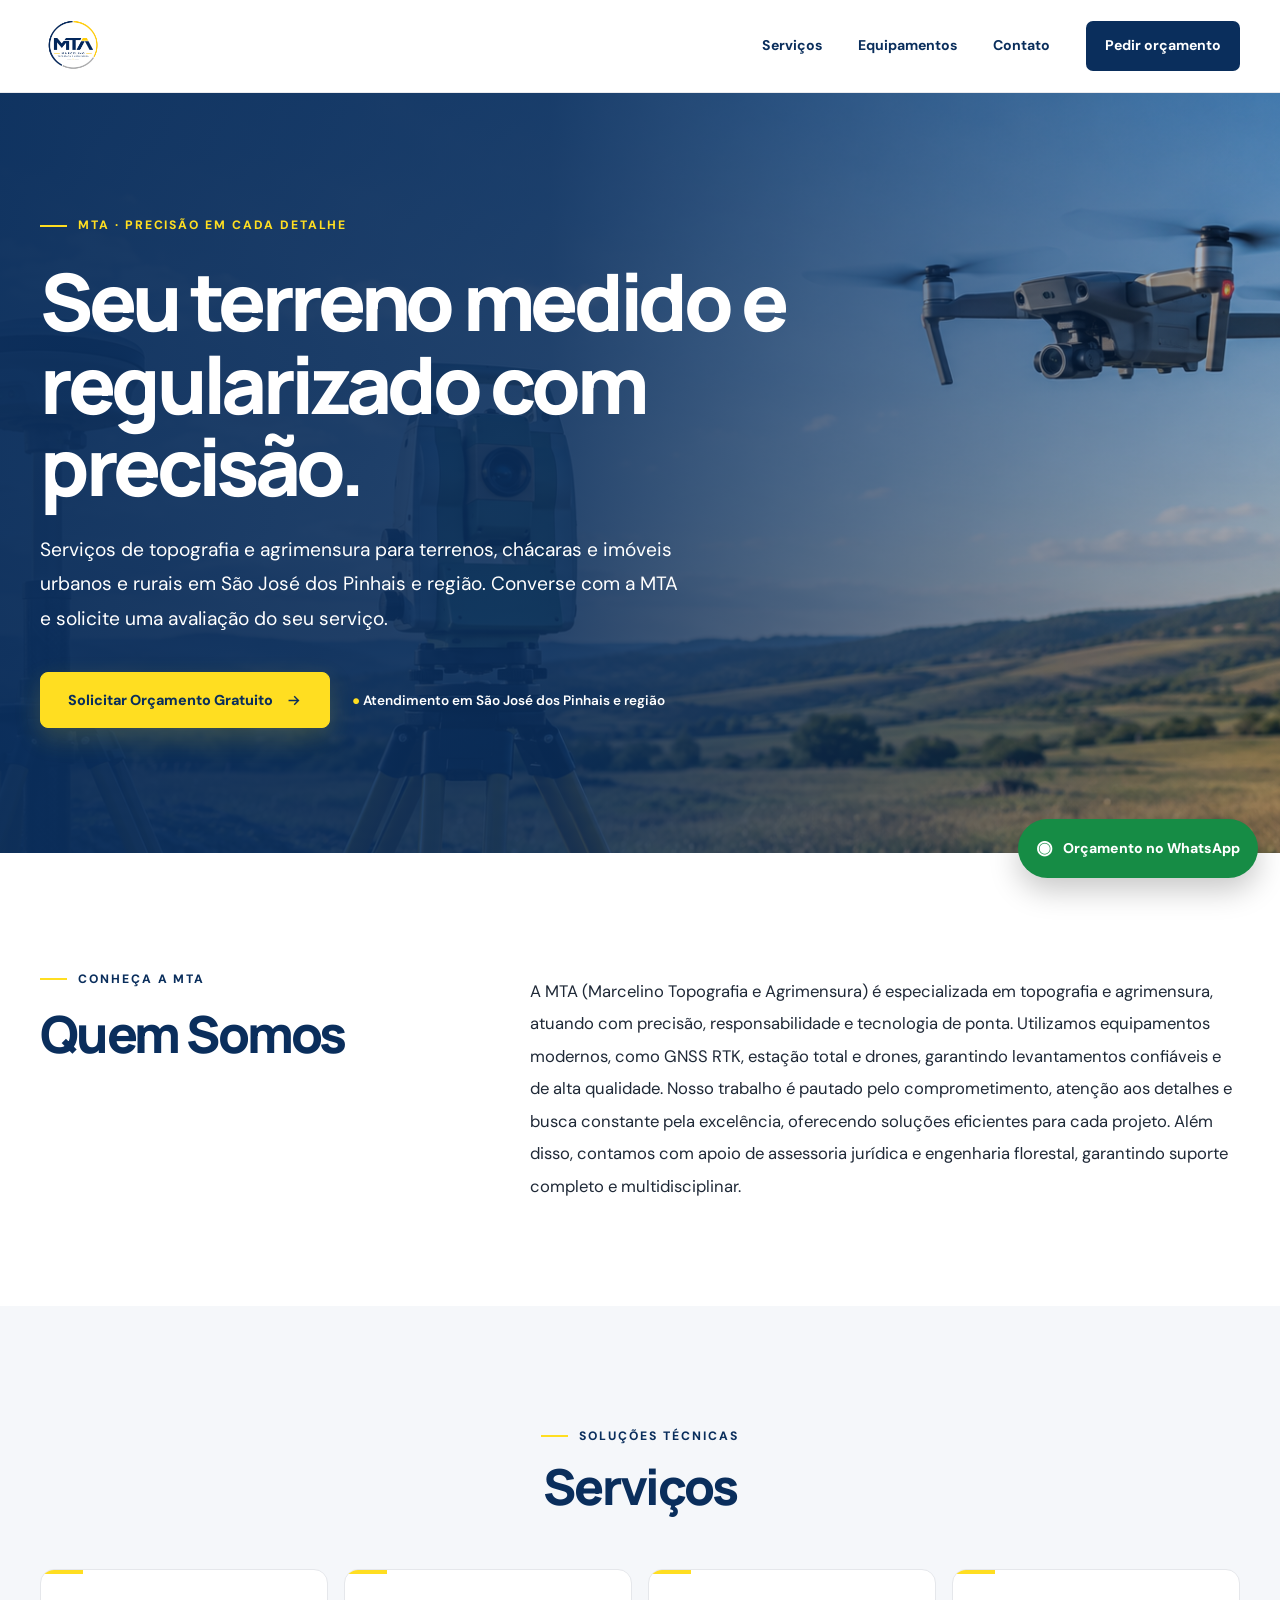
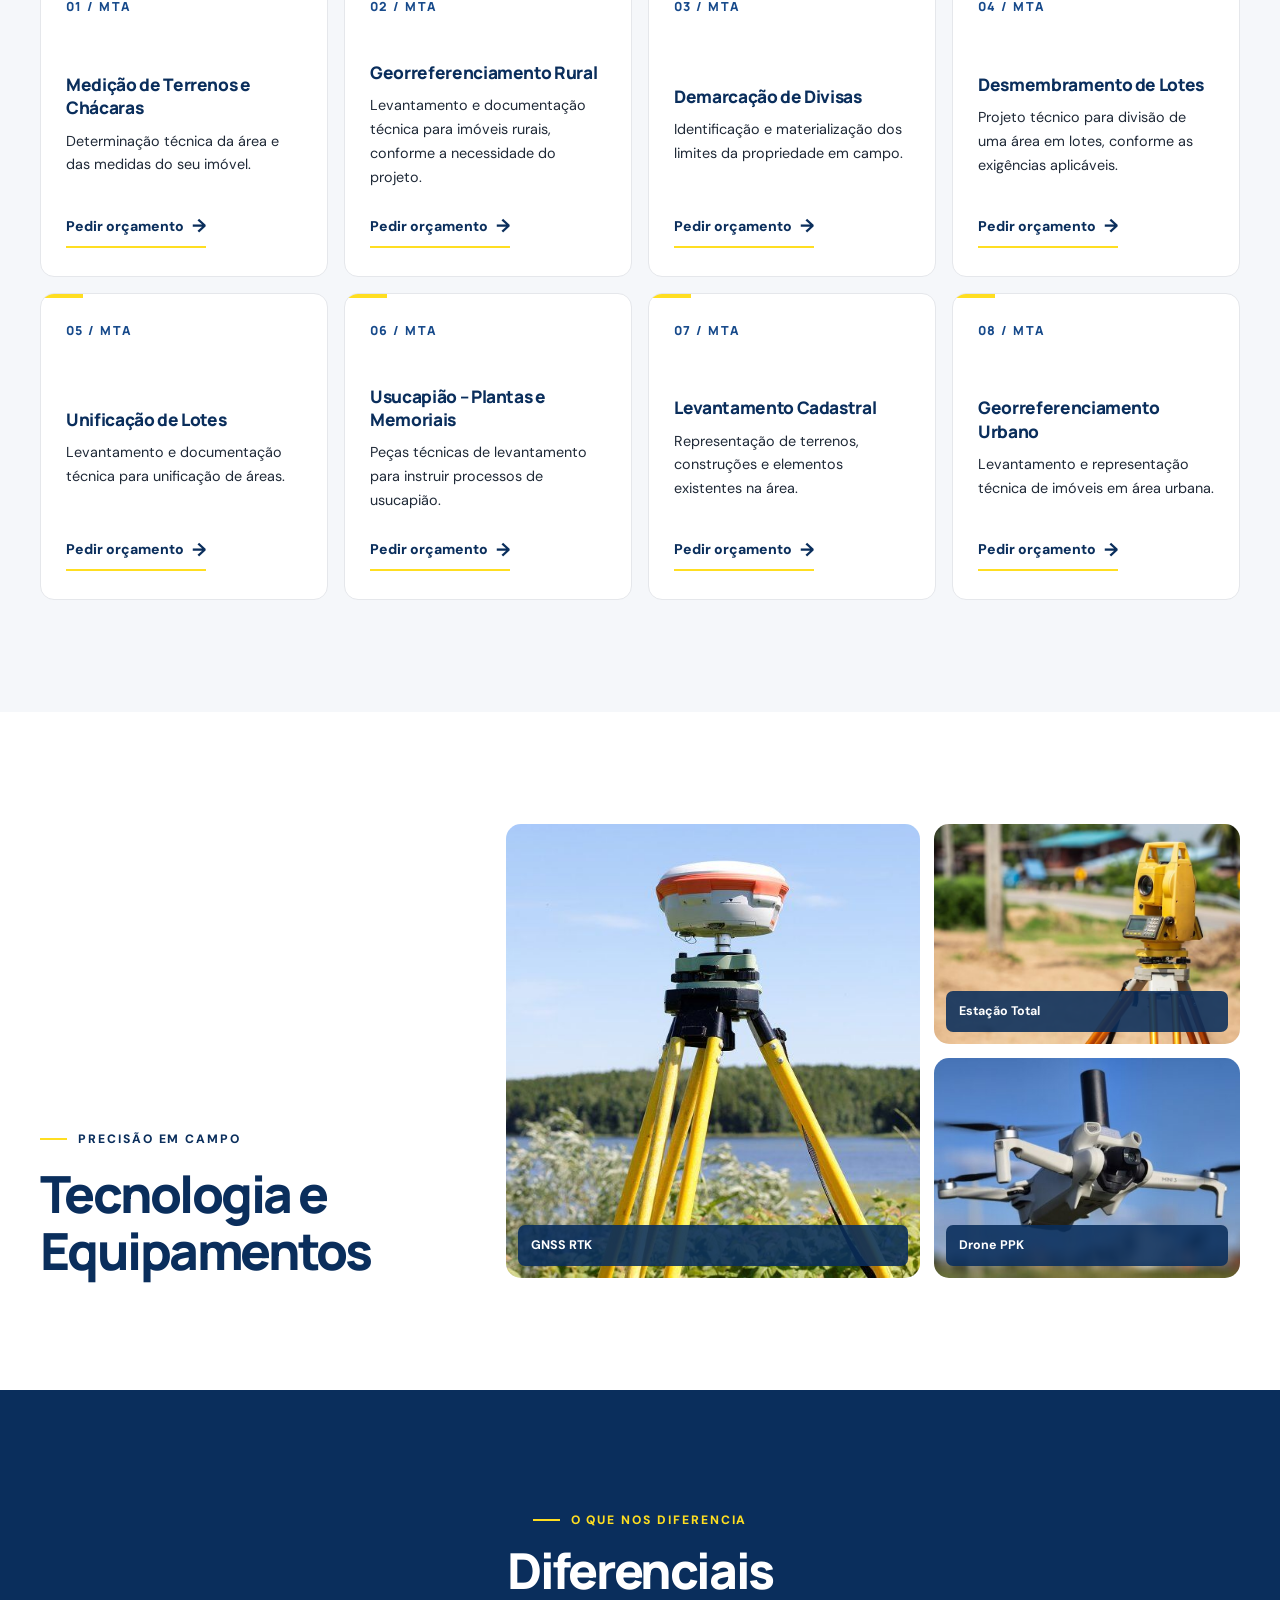
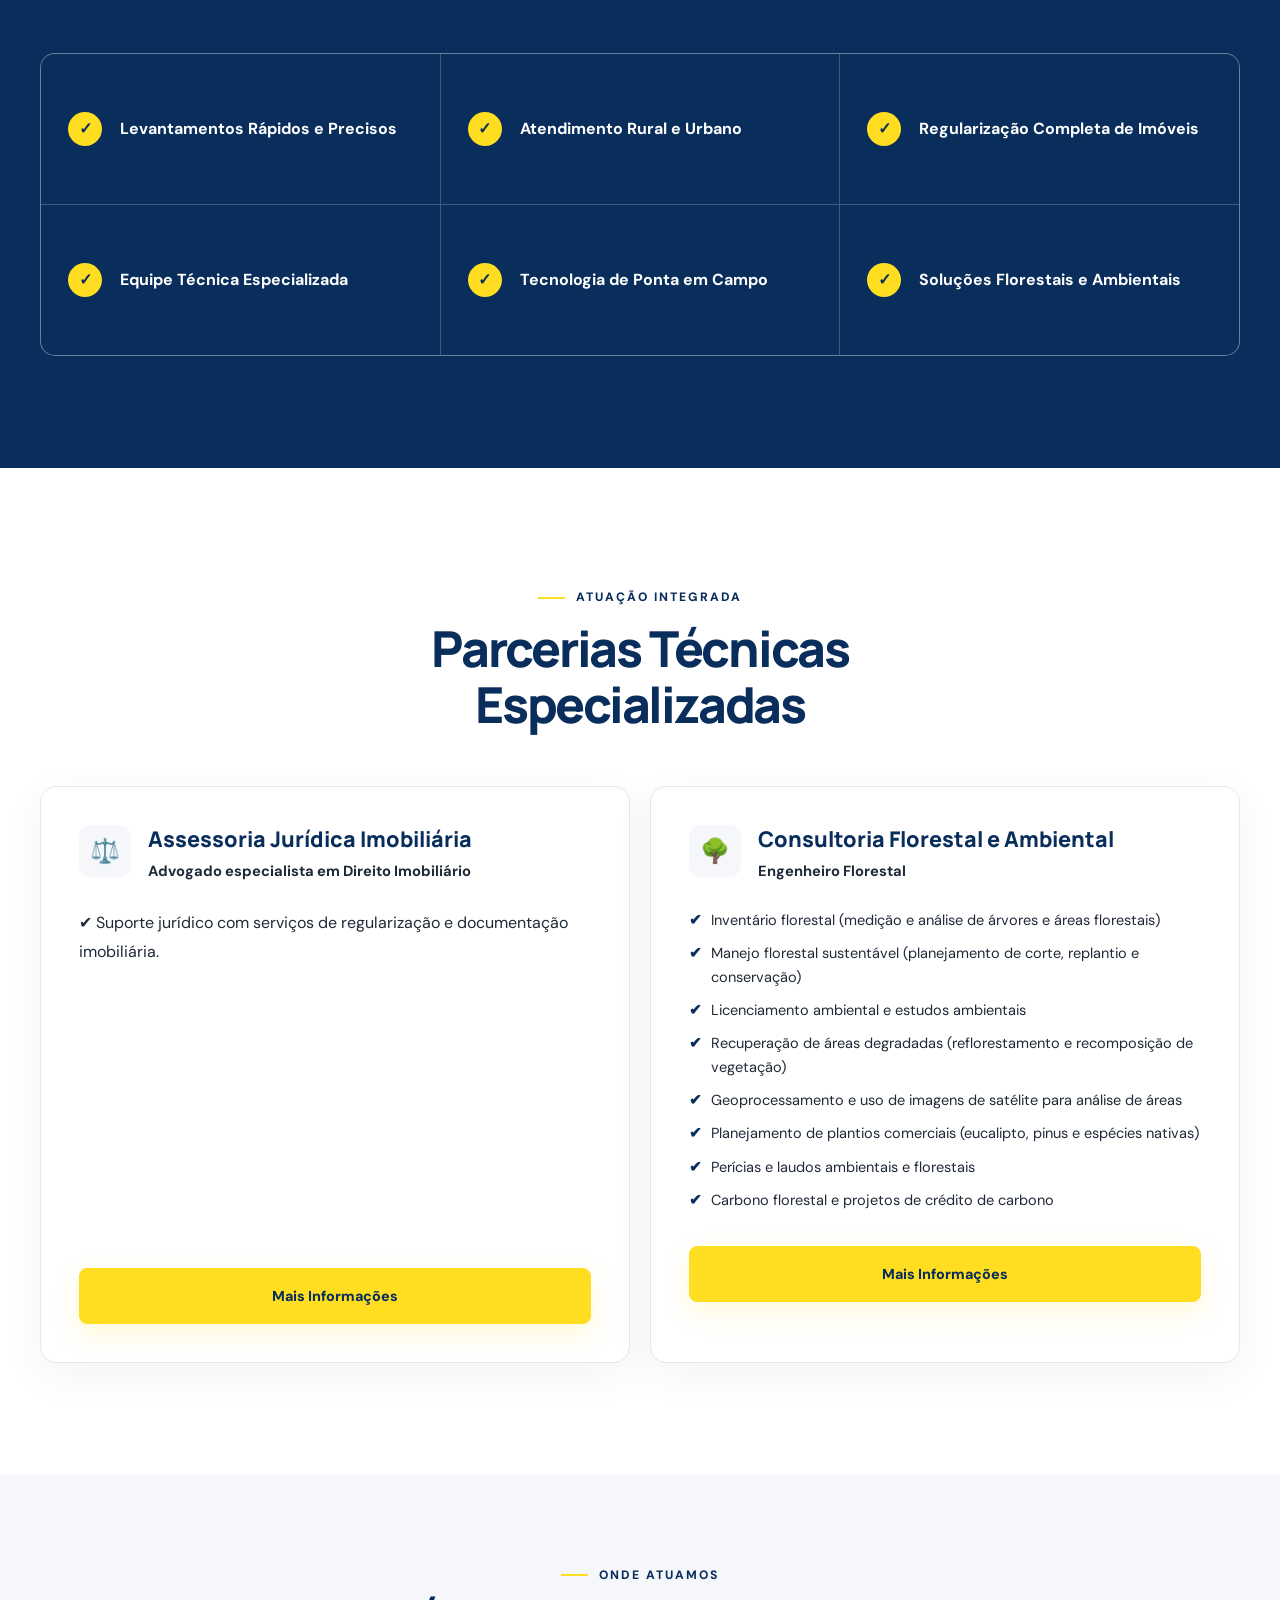
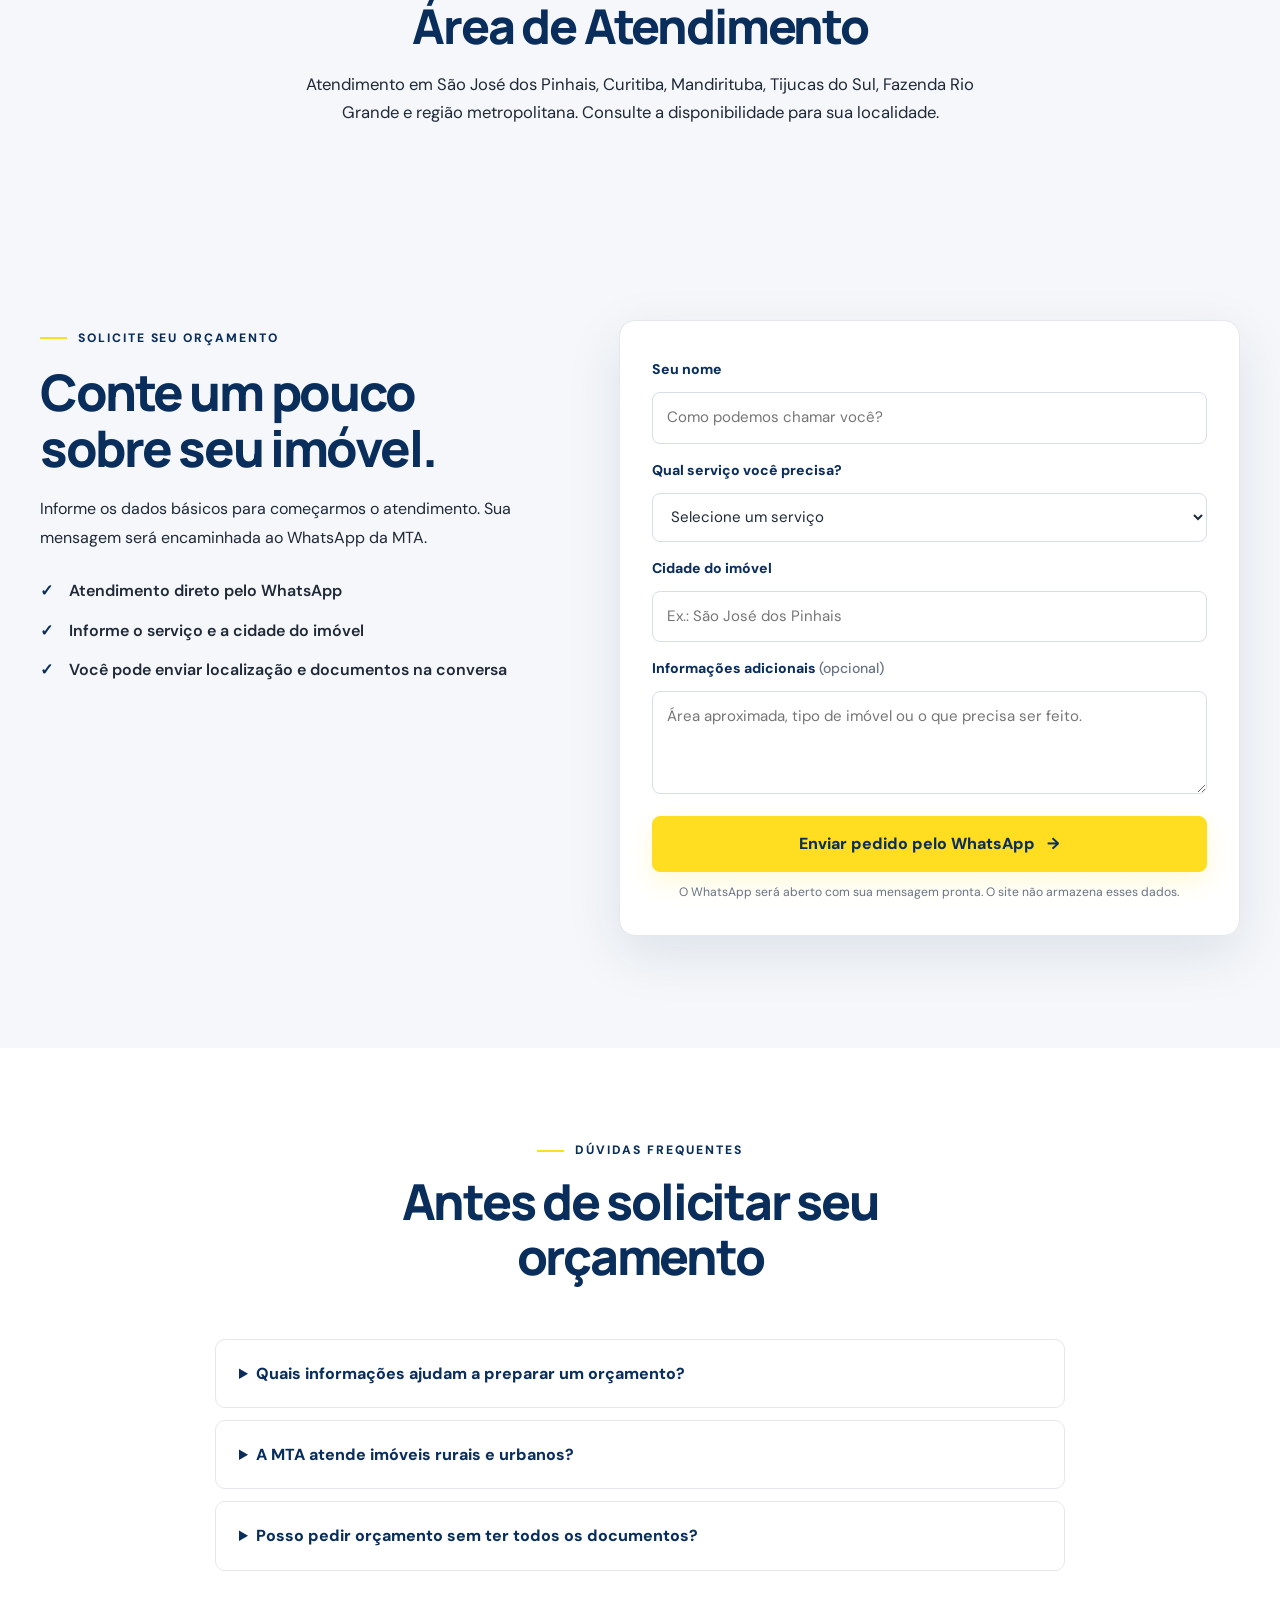
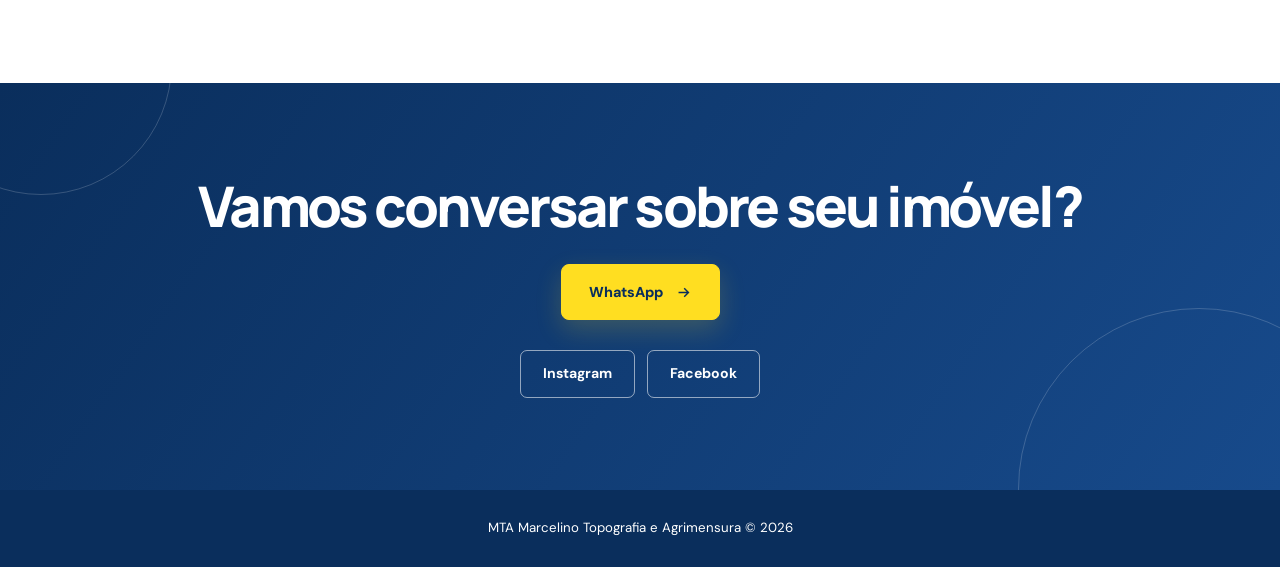
<file: index.html>
<!DOCTYPE html>
<html lang="pt-BR">
<head>
  <!-- Google Analytics -->
  <script async src="https://www.googletagmanager.com/gtag/js?id=G-PWY5XLLKTF"></script>
  <script>
    window.dataLayer = window.dataLayer || [];
    function gtag(){dataLayer.push(arguments);}
    gtag('js', new Date());
    gtag('config', 'G-PWY5XLLKTF');
    gtag('config', 'G-JLGQVSBZP5');
  </script>
  <script async src="https://www.googletagmanager.com/gtag/js?id=G-JLGQVSBZP5"></script>
  <script type="application/ld+json">
  {"@context":"https://schema.org","@type":"ProfessionalService","name":"MTA Marcelino Topografia e Agrimensura","url":"https://mtagrimensura.com.br/","telephone":"+55 41 98884-2635","areaServed":["São José dos Pinhais","Curitiba","Mandirituba","Tijucas do Sul","Fazenda Rio Grande"],"description":"Serviços de topografia e agrimensura para imóveis rurais e urbanos."}
  </script>

  <meta charset="UTF-8">
  <meta name="viewport" content="width=device-width, initial-scale=1.0">
  <meta name="theme-color" content="#0A2E5C">
  <title>Topografia em São José dos Pinhais e Região | MTA Agrimensura</title>
  <meta name="description" content="Medição de terrenos e chácaras, georreferenciamento rural e urbano, demarcação de divisas, desmembramento e levantamento cadastral em São José dos Pinhais e região. Solicite seu orçamento pelo WhatsApp.">
  <meta name="robots" content="index, follow">
  <link rel="canonical" href="https://mtagrimensura.com.br/">
  <meta property="og:type" content="website">
  <meta property="og:locale" content="pt_BR">
  <meta property="og:title" content="MTA Marcelino Topografia e Agrimensura">
  <meta property="og:description" content="Serviços de topografia e agrimensura para imóveis rurais e urbanos. Peça seu orçamento pelo WhatsApp.">
  <meta property="og:url" content="https://mtagrimensura.com.br/">
  <meta property="og:image" content="https://mtagrimensura.com.br/banner2.png">
  <link rel="icon" type="image/png" href="mta-favicon.png">
  <link rel="preconnect" href="https://fonts.googleapis.com">
  <link rel="preconnect" href="https://fonts.gstatic.com" crossorigin>
  <link href="https://fonts.googleapis.com/css2?family=DM+Sans:wght@400;500;600;700&family=Manrope:wght@400;500;600;700;800&display=swap" rel="stylesheet">

  <style>
    :root {
      --navy: #0A2E5C;
      --navy-light: #174A8B;
      --yellow: #FFDE21;
      --yellow-hover: #FFD000;
      --ink: #1F2937;
      --white: #FFFFFF;
      --soft: #F5F7FA;
      --line: #E5E7EB;
      --container: 1200px;
      --radius: 22px;
      --shadow: 0 18px 55px rgba(10, 46, 92, .10);
    }

    * { box-sizing: border-box; margin: 0; padding: 0; }
    html { scroll-behavior: smooth; scroll-padding-top: 105px; }
    body {
      background: var(--white);
      color: var(--ink);
      font-family: "DM Sans", sans-serif;
      line-height: 1.7;
      -webkit-font-smoothing: antialiased;
    }
    img { display: block; max-width: 100%; }
    a { color: inherit; }
    .container { width: min( calc(100% - 48px), var(--container)); margin-inline: auto; }
    .eyebrow {
      display: inline-flex; align-items: center; gap: 11px;
      color: var(--navy); font-size: .76rem; font-weight: 800;
      letter-spacing: .16em; text-transform: uppercase;
    }
    .eyebrow::before { content: ""; width: 27px; height: 2px; background: var(--yellow); }
    .section-heading { max-width: 720px; margin: 0 auto 54px; text-align: center; }
    .section-heading h2 {
      margin-top: 13px; color: var(--navy);
      font: 800 clamp(2rem, 4vw, 3.1rem)/1.12 "Manrope", sans-serif;
      letter-spacing: -.045em;
    }
    .section-heading p { margin-top: 17px; color: var(--ink); }
    .section { padding: 112px 0; }
    .btn {
      display: inline-flex; min-height: 56px; align-items: center; justify-content: center;
      gap: 12px; padding: 0 27px; border: 1px solid var(--yellow);
      border-radius: 8px; background: var(--yellow); color: var(--navy);
      font-size: .9rem; font-weight: 800; text-decoration: none;
      transition: transform .25s ease, box-shadow .25s ease, background .25s ease;
      box-shadow: 0 10px 26px rgba(255, 222, 33, .18);
    }
    .btn:hover { background: var(--yellow-hover); transform: translateY(-3px); box-shadow: 0 16px 30px rgba(255, 222, 33, .28); }
    .btn svg { width: 17px; height: 17px; }

    /* Header */
    .site-header {
      position: sticky; top: 0; z-index: 1000;
      background: rgba(255,255,255,.96); backdrop-filter: blur(16px);
      border-bottom: 1px solid rgba(229,231,235,.85);
    }
    .nav-wrap { min-height: 92px; display: flex; align-items: center; justify-content: space-between; gap: 30px; }
    .brand { display: inline-flex; align-items: center; text-decoration: none; flex: 0 0 auto; }
    .brand img { width: auto; height: 66px; object-fit: contain; }
    .nav-menu { display: flex; align-items: center; gap: 36px; }
    .nav-menu a {
      position: relative; color: var(--navy); font-size: .88rem; font-weight: 700;
      text-decoration: none; transition: color .2s ease;
    }
    .nav-menu a:not(.nav-cta)::after {
      position: absolute; right: 0; bottom: -9px; left: 0; height: 2px;
      content: ""; background: var(--yellow); transform: scaleX(0); transform-origin: left;
      transition: transform .25s ease;
    }
    .nav-menu a:hover { color: var(--navy-light); }
    .nav-menu a:hover::after { transform: scaleX(1); }
    .nav-menu .nav-cta { padding: 13px 19px; border-radius: 7px; background: var(--navy); color: var(--white); }
    .nav-menu .nav-cta:hover { background: var(--navy-light); }
    .menu-toggle {
      display: none; width: 46px; height: 46px; border: 1px solid var(--line);
      border-radius: 8px; background: var(--white); color: var(--navy); cursor: pointer;
    }
    .menu-toggle svg { width: 22px; height: 22px; }

    /* Hero */
    .hero {
      position: relative; min-height: min(760px, calc(100vh - 92px));
      display: flex; align-items: center; overflow: hidden;
      background: var(--navy) url("banner2.png") center/cover no-repeat;
      isolation: isolate;
    }
    .hero::before {
      position: absolute; inset: 0; z-index: -1; content: "";
      background: linear-gradient(90deg, rgba(10,46,92,.96) 0%, rgba(10,46,92,.88) 43%, rgba(10,46,92,.30) 100%);
    }
    .hero-inner { padding-top: 90px; padding-bottom: 100px; }
    .hero-copy { max-width: 760px; color: var(--white); }
    .hero .eyebrow { color: var(--yellow); }
    .hero h1 {
      max-width: 760px; margin-top: 24px;
      font: 800 clamp(2.8rem, 6.2vw, 5.25rem)/1.04 "Manrope", sans-serif;
      letter-spacing: -.055em;
    }
    .hero-copy > p { max-width: 650px; margin-top: 25px; color: var(--white); font-size: clamp(1rem, 1.5vw, 1.2rem); line-height: 1.8; }
    .hero-actions { display: flex; flex-wrap: wrap; align-items: center; gap: 22px; margin-top: 36px; }
    .hero-note { color: var(--white); font-size: .85rem; font-weight: 600; }
    .hero-note span { color: var(--yellow); }

    /* Intro */
    .intro { padding: 108px 0 104px; }
    .intro-grid { display: grid; grid-template-columns: .72fr 1.28fr; gap: 90px; align-items: start; }
    .intro-title h2 {
      margin-top: 16px; color: var(--navy);
      font: 800 clamp(2.15rem, 4vw, 3.4rem)/1.12 "Manrope", sans-serif;
      letter-spacing: -.05em;
    }
    .intro-copy { padding-top: 14px; font-size: 1.04rem; line-height: 1.95; }
    .intro-copy p { max-width: 760px; }

    /* Services */
    .services { background: var(--soft); }
    .services-grid { display: grid; grid-template-columns: repeat(4, 1fr); gap: 16px; }
    .service-card {
      position: relative; min-height: 225px; padding: 28px 25px;
      display: flex; flex-direction: column; justify-content: space-between;
      background: var(--white); border: 1px solid var(--line); border-radius: 14px;
      transition: transform .25s ease, box-shadow .25s ease, border-color .25s ease;
      overflow: hidden;
    }
    .service-card::before { position: absolute; top: 0; left: 0; width: 42px; height: 4px; content: ""; background: var(--yellow); transition: width .25s ease; }
    .service-card:hover { transform: translateY(-6px); border-color: var(--yellow); box-shadow: var(--shadow); }
    .service-card:hover::before { width: 100%; }
    .service-number { color: var(--navy-light); font: 800 .78rem "Manrope", sans-serif; letter-spacing: .12em; }
    .service-card h3 { margin-top: 28px; color: var(--navy); font: 800 1.08rem/1.35 "Manrope", sans-serif; letter-spacing: -.02em; }
    .service-card p { margin-top: 10px; color: var(--ink); font-size: .9rem; line-height: 1.65; }

    /* Equipment */
    .equipment-layout { display: grid; grid-template-columns: .7fr 1.3fr; gap: 70px; align-items: end; }
    .equipment-intro h2 { margin-top: 16px; color: var(--navy); font: 800 clamp(2.2rem, 4vw, 3.3rem)/1.1 "Manrope", sans-serif; letter-spacing: -.05em; }
    .equipment-gallery { display: grid; grid-template-columns: 1.15fr .85fr; grid-template-rows: 220px 220px; gap: 14px; }
    .equipment-gallery figure { position: relative; overflow: hidden; border-radius: 15px; background: var(--soft); }
    .equipment-gallery figure:first-child { grid-row: span 2; }
    .equipment-gallery img { width: 100%; height: 100%; object-fit: cover; transition: transform .6s ease; }
    .equipment-gallery figure:hover img { transform: scale(1.045); }
    .equipment-gallery figcaption {
      position: absolute; right: 12px; bottom: 12px; left: 12px;
      padding: 10px 13px; border-radius: 7px; background: rgba(10,46,92,.88);
      color: var(--white); font-size: .78rem; font-weight: 700;
    }

    /* Differentials */
    .differentials { background: var(--navy); color: var(--white); }
    .differentials .section-heading h2, .differentials .section-heading p { color: var(--white); }
    .differentials .eyebrow { color: var(--yellow); }
    .differential-grid { display: grid; grid-template-columns: repeat(3, 1fr); gap: 1px; overflow: hidden; border: 1px solid rgba(255,255,255,.22); border-radius: 15px; background: rgba(255,255,255,.22); }
    .differential-item { min-height: 150px; display: flex; align-items: center; gap: 18px; padding: 27px; background: var(--navy); color: var(--white); font-weight: 700; }
    .check {
      flex: 0 0 34px; width: 34px; height: 34px; display: grid; place-items: center;
      border-radius: 50%; background: var(--yellow); color: var(--navy); font-weight: 900;
    }

    /* Partnerships */
    .partnership-grid { display: grid; grid-template-columns: 1fr 1fr; gap: 20px; align-items: stretch; }
    .partner-card { padding: 38px; border: 1px solid var(--line); border-radius: 16px; background: var(--white); box-shadow: 0 12px 40px rgba(10,46,92,.055); }
    .partner-top { display: flex; align-items: flex-start; gap: 17px; margin-bottom: 25px; }
    .partner-symbol { width: 52px; height: 52px; flex: 0 0 52px; display: grid; place-items: center; border-radius: 12px; background: var(--soft); color: var(--navy); font-size: 1.5rem; }
    .partner-card h3 { color: var(--navy); font: 800 1.35rem/1.3 "Manrope", sans-serif; }
    .partner-card strong { display: block; margin-top: 6px; font-size: .92rem; }
    .partner-card p { line-height: 1.8; }
    .partner-card .partner-description { min-height: 90px; margin-top: 17px; }
    .partner-card .btn { width: 100%; margin-top: 24px; }
    .partner-list { margin-top: 18px; list-style: none; }
    .partner-list li { position: relative; margin: 10px 0; padding-left: 22px; font-size: .91rem; line-height: 1.6; }
    .partner-list li::before { position: absolute; left: 0; content: "✔"; color: var(--navy); font-weight: 800; }

    /* Service area */
    .area-atendimento { padding: 82px 0; background: var(--soft); text-align: center; }
    .area-atendimento h2 { margin-top: 14px; color: var(--navy); font: 800 clamp(2rem, 4vw, 3rem)/1.12 "Manrope", sans-serif; letter-spacing: -.045em; }
    .area-atendimento p { max-width: 700px; margin: 17px auto 0; font-size: 1.04rem; }

    /* CTA + footer */
    .cta-final { position: relative; overflow: hidden; padding: 92px 0; background: linear-gradient(125deg, var(--navy), var(--navy-light)); color: var(--white); text-align: center; }
    .cta-final::before, .cta-final::after { position: absolute; content: ""; width: 260px; height: 260px; border: 1px solid rgba(255,255,255,.18); border-radius: 50%; }
    .cta-final::before { top: -150px; left: -90px; }
    .cta-final::after { right: -100px; bottom: -180px; width: 360px; height: 360px; }
    .cta-content { position: relative; z-index: 1; }
    .cta-final h2 { color: var(--white); font: 800 clamp(2.1rem, 4.5vw, 3.5rem)/1.1 "Manrope", sans-serif; letter-spacing: -.05em; }
    .cta-final p { margin-top: 15px; color: var(--white); }
    .cta-final .btn { margin-top: 28px; }
    .redes { display: flex; justify-content: center; flex-wrap: wrap; gap: 12px; margin-top: 30px; }
    .redes a { padding: 11px 22px; border: 1px solid rgba(255,255,255,.55); border-radius: 7px; color: var(--white); font-size: .88rem; font-weight: 700; text-decoration: none; transition: background .2s ease, color .2s ease, border-color .2s ease; }
    .redes a:hover { border-color: var(--yellow); background: var(--yellow); color: var(--navy); }
    footer { padding: 27px 24px; background: var(--navy); color: var(--white); text-align: center; font-size: .83rem; }

    /* Motion and responsive */
    .reveal { opacity: 0; transform: translateY(22px); transition: opacity .7s ease, transform .7s ease; }
    .reveal.is-visible { opacity: 1; transform: translateY(0); }
    @media (prefers-reduced-motion: reduce) {
      *, *::before, *::after { scroll-behavior: auto !important; transition-duration: .01ms !important; animation-duration: .01ms !important; }
      .reveal { opacity: 1; transform: none; }
    }
    @media (max-width: 1000px) {
      .services-grid { grid-template-columns: repeat(2, 1fr); }
      .intro-grid, .equipment-layout { grid-template-columns: 1fr; gap: 35px; }
      .equipment-gallery { max-width: 760px; width: 100%; }
      .differential-grid { grid-template-columns: repeat(2, 1fr); }
      .nav-menu { gap: 22px; }
    }
    @media (max-width: 700px) {
      .container { width: min(calc(100% - 36px), var(--container)); }
      .nav-wrap { min-height: 76px; }
      .brand img { height: 55px; }
      .menu-toggle { display: grid; place-items: center; }
      .nav-menu {
        position: absolute; top: calc(100% + 1px); right: 0; left: 0;
        display: none; flex-direction: column; align-items: stretch; gap: 0;
        padding: 10px 18px 20px; background: var(--white);
        border-bottom: 1px solid var(--line); box-shadow: 0 18px 25px rgba(10,46,92,.08);
      }
      .nav-menu.is-open { display: flex; }
      .nav-menu a { padding: 14px 8px; }
      .nav-menu a:not(.nav-cta)::after { display: none; }
      .nav-menu .nav-cta { margin-top: 8px; text-align: center; }
      .hero { min-height: 690px; background-position: 58% center; }
      .hero::before { background: linear-gradient(90deg, rgba(10,46,92,.96), rgba(10,46,92,.78)); }
      .hero-inner { padding-top: 75px; padding-bottom: 75px; }
      .hero h1 { font-size: clamp(2.5rem, 12vw, 3.8rem); }
      .hero-actions { align-items: flex-start; flex-direction: column; gap: 15px; }
      .section { padding: 78px 0; }
      .intro { padding: 78px 0; }
      .section-heading { margin-bottom: 36px; }
      .services-grid { grid-template-columns: 1fr; }
      .service-card { min-height: 190px; }
      .equipment-gallery { grid-template-rows: 180px 180px; gap: 10px; }
      .differential-grid { grid-template-columns: 1fr; }
      .differential-item { min-height: 105px; padding: 20px; }
      .partnership-grid { grid-template-columns: 1fr; }
      .partner-card { padding: 27px 23px; }
      .partner-card .partner-description { min-height: 0; }
      .area-atendimento { padding: 68px 0; }
      .cta-final { padding: 75px 0; }
    }
    @media (max-width: 420px) {
      .equipment-gallery { grid-template-columns: 1fr 1fr; grid-template-rows: 145px 145px; }
      .equipment-gallery figure:first-child { grid-row: span 2; }
      .btn { width: 100%; padding-inline: 18px; }
    }

    /* Orçamento e conversão */
    .service-card { gap: 18px; }
    .service-link { display:inline-flex; align-items:center; gap:8px; width:fit-content; margin-top:4px; color:var(--navy); font-size:.88rem; font-weight:800; text-decoration:none; border-bottom:2px solid var(--yellow); padding-bottom:3px; }
    .service-link span { font-size:1.15rem; transition:transform .2s ease; }
    .service-link:hover span { transform:translateX(4px); }
    .quote-section { background:#F5F7FA; }
    .quote-grid { display:grid; grid-template-columns:.9fr 1.1fr; gap:70px; align-items:start; }
    .quote-copy h2 { margin-top:15px; color:var(--navy); font:800 clamp(2rem,4vw,3.15rem)/1.12 "Manrope",sans-serif; letter-spacing:-.045em; }
    .quote-copy > p { margin-top:18px; line-height:1.8; }
    .quote-points { list-style:none; margin-top:25px; }
    .quote-points li { margin:12px 0; padding-left:29px; position:relative; font-weight:600; }
    .quote-points li::before { content:"✓"; position:absolute; left:0; color:var(--navy); font-weight:900; }
    .quote-form { padding:32px; background:#fff; border:1px solid var(--line); border-radius:16px; box-shadow:var(--shadow); display:grid; gap:10px; }
    .quote-form label { color:var(--navy); font-size:.88rem; font-weight:800; margin-top:5px; }
    .quote-form label span { color:#697386; font-weight:500; }
    .quote-form input,.quote-form select,.quote-form textarea { width:100%; min-height:49px; border:1px solid #D8DEE8; border-radius:8px; padding:12px 14px; color:var(--ink); background:#fff; font:inherit; font-size:.94rem; }
    .quote-form textarea { resize:vertical; min-height:95px; }
    .quote-form input:focus,.quote-form select:focus,.quote-form textarea:focus { outline:3px solid rgba(255,222,33,.35); border-color:var(--navy-light); }
    .quote-submit { width:100%; margin-top:12px; cursor:pointer; font:inherit; font-weight:800; }
    .quote-form small { color:#687386; text-align:center; font-size:.76rem; }
    .faq-section { padding-top:85px; }
    .faq-list { max-width:850px; margin:auto; display:grid; gap:12px; }
    .faq-item { padding:20px 23px; border:1px solid var(--line); border-radius:10px; background:#fff; }
    .faq-item summary { color:var(--navy); font-weight:800; cursor:pointer; }
    .faq-item p { margin-top:12px; line-height:1.75; }
    .whatsapp-float { position:fixed; right:22px; bottom:22px; z-index:1100; display:inline-flex; align-items:center; gap:10px; padding:13px 18px; border-radius:999px; background:#168C45; color:#fff; text-decoration:none; font-size:.88rem; font-weight:800; box-shadow:0 12px 30px rgba(0,0,0,.22); }
    .whatsapp-icon { font-size:1.2rem; }
    @media(max-width:800px) { .quote-grid { grid-template-columns:1fr; gap:30px; } .quote-form { padding:24px 20px; } }
    @media(max-width:520px) { .whatsapp-float { right:13px; bottom:13px; width:56px; height:56px; justify-content:center; padding:0; } .whatsapp-float span:last-child { display:none; } }

  </style>
</head>
<body>
  <header class="site-header">
    <div class="container nav-wrap">
      <a class="brand" href="#" aria-label="MTA - Página inicial">
        <img src="ChatGPT Image 28 de jul. de 2026, 21_07_47.png" alt="MTA Marcelino Topografia e Agrimensura" width="220" height="66">
      </a>
      <button class="menu-toggle" type="button" aria-label="Abrir menu" aria-expanded="false" aria-controls="primary-menu">
        <svg viewBox="0 0 24 24" fill="none" stroke="currentColor" stroke-width="2" stroke-linecap="round"><path d="M4 7h16M4 12h16M4 17h16"/></svg>
      </button>
      <nav class="nav-menu" id="primary-menu" aria-label="Navegação principal">
        <a href="#servicos">Serviços</a>
        <a href="#equipamentos">Equipamentos</a>
        <a href="#contato">Contato</a>
        <a class="nav-cta" href="https://wa.me/5541988842635?text=Ol%C3%A1%2C%20vim%20pelo%20site%20da%20MTA%20e%20gostaria%20de%20solicitar%20um%20or%C3%A7amento." target="_blank" rel="noopener noreferrer">Pedir orçamento</a>
      </nav>
    </div>
  </header>

  <main>
    <section class="hero">
      <div class="container hero-inner">
        <div class="hero-copy reveal">
          <span class="eyebrow">MTA · Precisão em cada detalhe</span>
          <h1>Seu terreno medido e regularizado com precisão.</h1>
          <p>Serviços de topografia e agrimensura para terrenos, chácaras e imóveis urbanos e rurais em São José dos Pinhais e região. Converse com a MTA e solicite uma avaliação do seu serviço.</p>
          <div class="hero-actions">
            <a class="btn" target="_blank" rel="noopener noreferrer" href="https://wa.me/5541988842635?text=Ol%C3%A1%2C%20vim%20pelo%20site%20da%20MTA%20e%20gostaria%20de%20solicitar%20um%20or%C3%A7amento."
               onclick="gtag('event', 'whatsapp_orcamento', {'event_category': 'contato', 'event_label': 'Solicitar Orçamento'});">
              Solicitar Orçamento Gratuito
              <svg viewBox="0 0 24 24" fill="none" stroke="currentColor" stroke-width="2"><path d="M5 12h14M13 6l6 6-6 6"/></svg>
            </a>
            <span class="hero-note"><span>●</span> Atendimento em São José dos Pinhais e região</span>
          </div>
        </div>
      </div>
    </section>

    <section class="intro">
      <div class="container intro-grid">
        <div class="intro-title reveal">
          <span class="eyebrow">Conheça a MTA</span>
          <h2>Quem Somos</h2>
        </div>
        <div class="intro-copy reveal">
          <p>A MTA (Marcelino Topografia e Agrimensura) é especializada em topografia e agrimensura, atuando com precisão, responsabilidade e tecnologia de ponta. Utilizamos equipamentos modernos, como GNSS RTK, estação total e drones, garantindo levantamentos confiáveis e de alta qualidade. Nosso trabalho é pautado pelo comprometimento, atenção aos detalhes e busca constante pela excelência, oferecendo soluções eficientes para cada projeto. Além disso, contamos com apoio de assessoria jurídica e engenharia florestal, garantindo suporte completo e multidisciplinar.</p>
        </div>
      </div>
    </section>

    <section class="section services" id="servicos">
      <div class="container">
        <div class="section-heading reveal">
          <span class="eyebrow">Soluções técnicas</span>
          <h2>Serviços</h2>
        </div>
        <div class="services-grid">
          <article class="service-card reveal">
      <span class="service-number">01 / MTA</span>
      <div><h3>Medição de Terrenos e Chácaras</h3><p>Determinação técnica da área e das medidas do seu imóvel.</p></div>
      <a class="service-link" href="https://wa.me/5541988842635?text=Ol%C3%A1%21%20Vim%20pelo%20site%20da%20MTA%20e%20gostaria%20de%20um%20or%C3%A7amento%20para%3A%20Medi%C3%A7%C3%A3o%20de%20terreno%20ou%20ch%C3%A1cara." target="_blank" rel="noopener noreferrer" data-track="whatsapp_servico">Pedir orçamento <span aria-hidden="true">→</span></a>
    </article>
          <article class="service-card reveal">
      <span class="service-number">02 / MTA</span>
      <div><h3>Georreferenciamento Rural</h3><p>Levantamento e documentação técnica para imóveis rurais, conforme a necessidade do projeto.</p></div>
      <a class="service-link" href="https://wa.me/5541988842635?text=Ol%C3%A1%21%20Vim%20pelo%20site%20da%20MTA%20e%20gostaria%20de%20um%20or%C3%A7amento%20para%3A%20Georreferenciamento%20rural." target="_blank" rel="noopener noreferrer" data-track="whatsapp_servico">Pedir orçamento <span aria-hidden="true">→</span></a>
    </article>
          <article class="service-card reveal">
      <span class="service-number">03 / MTA</span>
      <div><h3>Demarcação de Divisas</h3><p>Identificação e materialização dos limites da propriedade em campo.</p></div>
      <a class="service-link" href="https://wa.me/5541988842635?text=Ol%C3%A1%21%20Vim%20pelo%20site%20da%20MTA%20e%20gostaria%20de%20um%20or%C3%A7amento%20para%3A%20Demarca%C3%A7%C3%A3o%20de%20divisas." target="_blank" rel="noopener noreferrer" data-track="whatsapp_servico">Pedir orçamento <span aria-hidden="true">→</span></a>
    </article>
          <article class="service-card reveal">
      <span class="service-number">04 / MTA</span>
      <div><h3>Desmembramento de Lotes</h3><p>Projeto técnico para divisão de uma área em lotes, conforme as exigências aplicáveis.</p></div>
      <a class="service-link" href="https://wa.me/5541988842635?text=Ol%C3%A1%21%20Vim%20pelo%20site%20da%20MTA%20e%20gostaria%20de%20um%20or%C3%A7amento%20para%3A%20Desmembramento%20de%20lotes." target="_blank" rel="noopener noreferrer" data-track="whatsapp_servico">Pedir orçamento <span aria-hidden="true">→</span></a>
    </article>
          <article class="service-card reveal">
      <span class="service-number">05 / MTA</span>
      <div><h3>Unificação de Lotes</h3><p>Levantamento e documentação técnica para unificação de áreas.</p></div>
      <a class="service-link" href="https://wa.me/5541988842635?text=Ol%C3%A1%21%20Vim%20pelo%20site%20da%20MTA%20e%20gostaria%20de%20um%20or%C3%A7amento%20para%3A%20Unifica%C3%A7%C3%A3o%20de%20lotes." target="_blank" rel="noopener noreferrer" data-track="whatsapp_servico">Pedir orçamento <span aria-hidden="true">→</span></a>
    </article>
          <article class="service-card reveal">
      <span class="service-number">06 / MTA</span>
      <div><h3>Usucapião – Plantas e Memoriais</h3><p>Peças técnicas de levantamento para instruir processos de usucapião.</p></div>
      <a class="service-link" href="https://wa.me/5541988842635?text=Ol%C3%A1%21%20Vim%20pelo%20site%20da%20MTA%20e%20gostaria%20de%20um%20or%C3%A7amento%20para%3A%20Planta%20e%20memorial%20para%20usucapi%C3%A3o." target="_blank" rel="noopener noreferrer" data-track="whatsapp_servico">Pedir orçamento <span aria-hidden="true">→</span></a>
    </article>
          <article class="service-card reveal">
      <span class="service-number">07 / MTA</span>
      <div><h3>Levantamento Cadastral</h3><p>Representação de terrenos, construções e elementos existentes na área.</p></div>
      <a class="service-link" href="https://wa.me/5541988842635?text=Ol%C3%A1%21%20Vim%20pelo%20site%20da%20MTA%20e%20gostaria%20de%20um%20or%C3%A7amento%20para%3A%20Levantamento%20cadastral." target="_blank" rel="noopener noreferrer" data-track="whatsapp_servico">Pedir orçamento <span aria-hidden="true">→</span></a>
    </article>
          <article class="service-card reveal">
      <span class="service-number">08 / MTA</span>
      <div><h3>Georreferenciamento Urbano</h3><p>Levantamento e representação técnica de imóveis em área urbana.</p></div>
      <a class="service-link" href="https://wa.me/5541988842635?text=Ol%C3%A1%21%20Vim%20pelo%20site%20da%20MTA%20e%20gostaria%20de%20um%20or%C3%A7amento%20para%3A%20Georreferenciamento%20urbano." target="_blank" rel="noopener noreferrer" data-track="whatsapp_servico">Pedir orçamento <span aria-hidden="true">→</span></a>
    </article>
        </div>
      </div>
    </section>

    <section class="section" id="equipamentos">
      <div class="container equipment-layout">
        <div class="equipment-intro reveal">
          <span class="eyebrow">Precisão em campo</span>
          <h2>Tecnologia e Equipamentos</h2>
        </div>
        <div class="equipment-gallery reveal">
          <figure><img src="rtk.jpg" alt="Receptor GNSS RTK utilizado em levantamentos topográficos" loading="lazy"><figcaption>GNSS RTK</figcaption></figure>
          <figure><img src="estacao-total.jpeg" alt="Estação total utilizada em levantamentos topográficos" loading="lazy"><figcaption>Estação Total</figcaption></figure>
          <figure><img src="droneppk.jpeg" alt="Drone utilizado em mapeamento e levantamento aéreo" loading="lazy"><figcaption>Drone PPK</figcaption></figure>
        </div>
      </div>
    </section>

    <section class="section differentials">
      <div class="container">
        <div class="section-heading reveal">
          <span class="eyebrow">O que nos diferencia</span>
          <h2>Diferenciais</h2>
        </div>
        <div class="differential-grid">
          <div class="differential-item reveal"><span class="check">✓</span><span>Levantamentos Rápidos e Precisos</span></div>
          <div class="differential-item reveal"><span class="check">✓</span><span>Atendimento Rural e Urbano</span></div>
          <div class="differential-item reveal"><span class="check">✓</span><span>Regularização Completa de Imóveis</span></div>
          <div class="differential-item reveal"><span class="check">✓</span><span>Equipe Técnica Especializada</span></div>
          <div class="differential-item reveal"><span class="check">✓</span><span>Tecnologia de Ponta em Campo</span></div>
          <div class="differential-item reveal"><span class="check">✓</span><span>Soluções Florestais e Ambientais</span></div>
        </div>
      </div>
    </section>

    <section class="section">
      <div class="container">
        <div class="section-heading reveal">
          <span class="eyebrow">Atuação integrada</span>
          <h2>Parcerias Técnicas Especializadas</h2>
        </div>
        <div class="partnership-grid">
          <article class="partner-card reveal">
            <div class="partner-top">
              <div class="partner-symbol" aria-hidden="true">⚖️</div>
              <div><h3>Assessoria Jurídica Imobiliária</h3><strong>Advogado especialista em Direito Imobiliário</strong></div>
            </div>
            <p class="partner-description">✔ Suporte jurídico com serviços de regularização e documentação imobiliária.</p>
         
<br>
<br>
<br>
<br>
<br>
<br>
<br>
<br>
<br>
<a class="btn" href="https://wa.me/5541988842635?text=Ol%C3%A1%2C%20gostaria%20de%20mais%20informa%C3%A7%C3%B5es%20sobre%20assessoria%20jur%C3%ADdica%20imobili%C3%A1ria."
               onclick="gtag('event', 'whatsapp_juridico', {'event_category': 'contato', 'event_label': 'Assessoria Jurídica', 'transport_type': 'beacon'});">
              Mais Informações

            </a>
          </article>
          <article class="partner-card reveal">
            <div class="partner-top">
              <div class="partner-symbol" aria-hidden="true">🌳</div>
              <div><h3>Consultoria Florestal e Ambiental</h3><strong>Engenheiro Florestal</strong></div>
            </div>
            <ul class="partner-list">
              <li>Inventário florestal (medição e análise de árvores e áreas florestais)</li>
              <li>Manejo florestal sustentável (planejamento de corte, replantio e conservação)</li>
              <li>Licenciamento ambiental e estudos ambientais</li>
              <li>Recuperação de áreas degradadas (reflorestamento e recomposição de vegetação)</li>
              <li>Geoprocessamento e uso de imagens de satélite para análise de áreas</li>
              <li>Planejamento de plantios comerciais (eucalipto, pinus e espécies nativas)</li>
              <li>Perícias e laudos ambientais e florestais</li>
              <li>Carbono florestal e projetos de crédito de carbono</li>
            </ul>
            <a class="btn" href="https://wa.me/5541988842635?text=Ol%C3%A1%2C%20gostaria%20de%20mais%20informa%C3%A7%C3%B5es%20sobre%20consultoria%20florestal%20e%20ambiental."
               onclick="gtag('event', 'whatsapp_florestal', {'event_category': 'contato', 'event_label': 'Consultoria Florestal', 'transport_type': 'beacon'});">
              Mais Informações
            </a>
          </article>
        </div>
      </div>
    </section>

    <section class="area-atendimento">
      <div class="container reveal">
        <span class="eyebrow">Onde atuamos</span>
        <h2>Área de Atendimento</h2>
        <p>Atendimento em São José dos Pinhais, Curitiba, Mandirituba, Tijucas do Sul, Fazenda Rio Grande e região metropolitana. Consulte a disponibilidade para sua localidade.</p>
      </div>
    </section>

    <section class="section quote-section" id="solicitar-orcamento">
      <div class="container quote-grid">
        <div class="quote-copy reveal">
          <span class="eyebrow">Solicite seu orçamento</span>
          <h2>Conte um pouco sobre seu imóvel.</h2>
          <p>Informe os dados básicos para começarmos o atendimento. Sua mensagem será encaminhada ao WhatsApp da MTA.</p>
          <ul class="quote-points">
            <li>Atendimento direto pelo WhatsApp</li>
            <li>Informe o serviço e a cidade do imóvel</li>
            <li>Você pode enviar localização e documentos na conversa</li>
          </ul>
        </div>
        <form class="quote-form reveal" id="quote-form">
          <label for="quote-name">Seu nome</label>
          <input id="quote-name" name="nome" type="text" placeholder="Como podemos chamar você?" autocomplete="name" required>
          <label for="quote-service">Qual serviço você precisa?</label>
          <select id="quote-service" name="servico" required>
            <option value="">Selecione um serviço</option>
            <option>Medição de terreno ou chácara</option>
            <option>Georreferenciamento rural</option>
            <option>Demarcação de divisas</option>
            <option>Desmembramento de lotes</option>
            <option>Unificação de lotes</option>
            <option>Planta e memorial para usucapião</option>
            <option>Levantamento cadastral</option>
            <option>Georreferenciamento urbano</option>
            <option>Outro serviço / Ainda não sei</option>
          </select>
          <label for="quote-city">Cidade do imóvel</label>
          <input id="quote-city" name="cidade" type="text" placeholder="Ex.: São José dos Pinhais" required>
          <label for="quote-details">Informações adicionais <span>(opcional)</span></label>
          <textarea id="quote-details" name="detalhes" rows="3" placeholder="Área aproximada, tipo de imóvel ou o que precisa ser feito."></textarea>
          <button class="btn quote-submit" type="submit">Enviar pedido pelo WhatsApp <span aria-hidden="true">→</span></button>
          <small>O WhatsApp será aberto com sua mensagem pronta. O site não armazena esses dados.</small>
        </form>
      </div>
    </section>

    <section class="section faq-section">
      <div class="container">
        <div class="section-heading reveal">
          <span class="eyebrow">Dúvidas frequentes</span>
          <h2>Antes de solicitar seu orçamento</h2>
        </div>
        <div class="faq-list">
          <details class="faq-item reveal"><summary>Quais informações ajudam a preparar um orçamento?</summary><p>A cidade, a localização do imóvel, o tipo de serviço e, se possível, a área aproximada ajudam a entender sua necessidade.</p></details>
          <details class="faq-item reveal"><summary>A MTA atende imóveis rurais e urbanos?</summary><p>Sim. Entre em contato e informe onde fica a propriedade e qual serviço você precisa.</p></details>
          <details class="faq-item reveal"><summary>Posso pedir orçamento sem ter todos os documentos?</summary><p>Sim. Você pode iniciar a conversa explicando sua necessidade. A equipe orientará quais informações serão necessárias para avaliar o serviço.</p></details>
        </div>
      </div>
    </section>

    <section id="contato" class="cta-final">
      <div class="container cta-content reveal">
        <h2>Vamos conversar sobre seu imóvel?</h2>
        <a class="btn" target="_blank" rel="noopener noreferrer" href="https://wa.me/5541988842635?text=Ol%C3%A1%2C%20vim%20pelo%20site%20da%20MTA%20e%20gostaria%20de%20solicitar%20um%20or%C3%A7amento."
           onclick="gtag('event', 'whatsapp_orcamento', {'event_category': 'contato', 'event_label': 'Solicitar Orçamento'});">
          WhatsApp
          <svg viewBox="0 0 24 24" fill="none" stroke="currentColor" stroke-width="2"><path d="M5 12h14M13 6l6 6-6 6"/></svg>
        </a>
        <div class="redes">
          <a href="https://www.instagram.com/mtagrimensuras" target="_blank" rel="noopener noreferrer">Instagram</a>
          <a href="https://www.facebook.com/share/1Dz5rKtDHU" target="_blank" rel="noopener noreferrer">Facebook</a>
        </div>
      </div>
    </section>
  </main>

  <a class="whatsapp-float" href="https://wa.me/5541988842635?text=Ol%C3%A1%2C%20vim%20pelo%20site%20da%20MTA%20e%20gostaria%20de%20solicitar%20um%20or%C3%A7amento." target="_blank" rel="noopener noreferrer" aria-label="Solicitar orçamento pelo WhatsApp">
    <span class="whatsapp-icon" aria-hidden="true">◉</span><span>Orçamento no WhatsApp</span>
  </a>
  <footer>MTA Marcelino Topografia e Agrimensura © 2026</footer>

  <script>
    const menuButton = document.querySelector('.menu-toggle');
    const menu = document.querySelector('.nav-menu');

    menuButton.addEventListener('click', () => {
      const isOpen = menu.classList.toggle('is-open');
      menuButton.setAttribute('aria-expanded', String(isOpen));
      menuButton.setAttribute('aria-label', isOpen ? 'Fechar menu' : 'Abrir menu');
    });

    menu.querySelectorAll('a').forEach(link => {
      link.addEventListener('click', () => {
        menu.classList.remove('is-open');
        menuButton.setAttribute('aria-expanded', 'false');
        menuButton.setAttribute('aria-label', 'Abrir menu');
      });
    });


    const quoteForm = document.querySelector('#quote-form');
    quoteForm.addEventListener('submit', (event) => {
      event.preventDefault();
      const data = new FormData(quoteForm);
      const message = [
        'Olá! Vim pelo site da MTA e gostaria de solicitar um orçamento.',
        '',
        `Nome: ${data.get('nome')}`,
        `Serviço: ${data.get('servico')}`,
        `Cidade do imóvel: ${data.get('cidade')}`,
        data.get('detalhes') ? `Informações adicionais: ${data.get('detalhes')}` : ''
      ].filter(Boolean).join('\n');
      if (typeof gtag === 'function') gtag('event', 'whatsapp_formulario', { event_category: 'contato', event_label: data.get('servico') });
      window.open(`https://wa.me/5541988842635?text=${encodeURIComponent(message)}`, '_blank', 'noopener');
    });
    document.querySelectorAll('[data-track="whatsapp_servico"]').forEach(link => {
      link.addEventListener('click', () => {
        if (typeof gtag === 'function') gtag('event', 'whatsapp_servico', { event_category: 'contato', event_label: link.closest('.service-card').querySelector('h3').textContent });
      });
    });

    const revealObserver = new IntersectionObserver((entries, observer) => {
      entries.forEach(entry => {
        if (entry.isIntersecting) {
          entry.target.classList.add('is-visible');
          observer.unobserve(entry.target);
        }
      });
    }, { threshold: 0.12 });

    document.querySelectorAll('.reveal').forEach(element => revealObserver.observe(element));
  </script>
</body>
</html>
</file>
